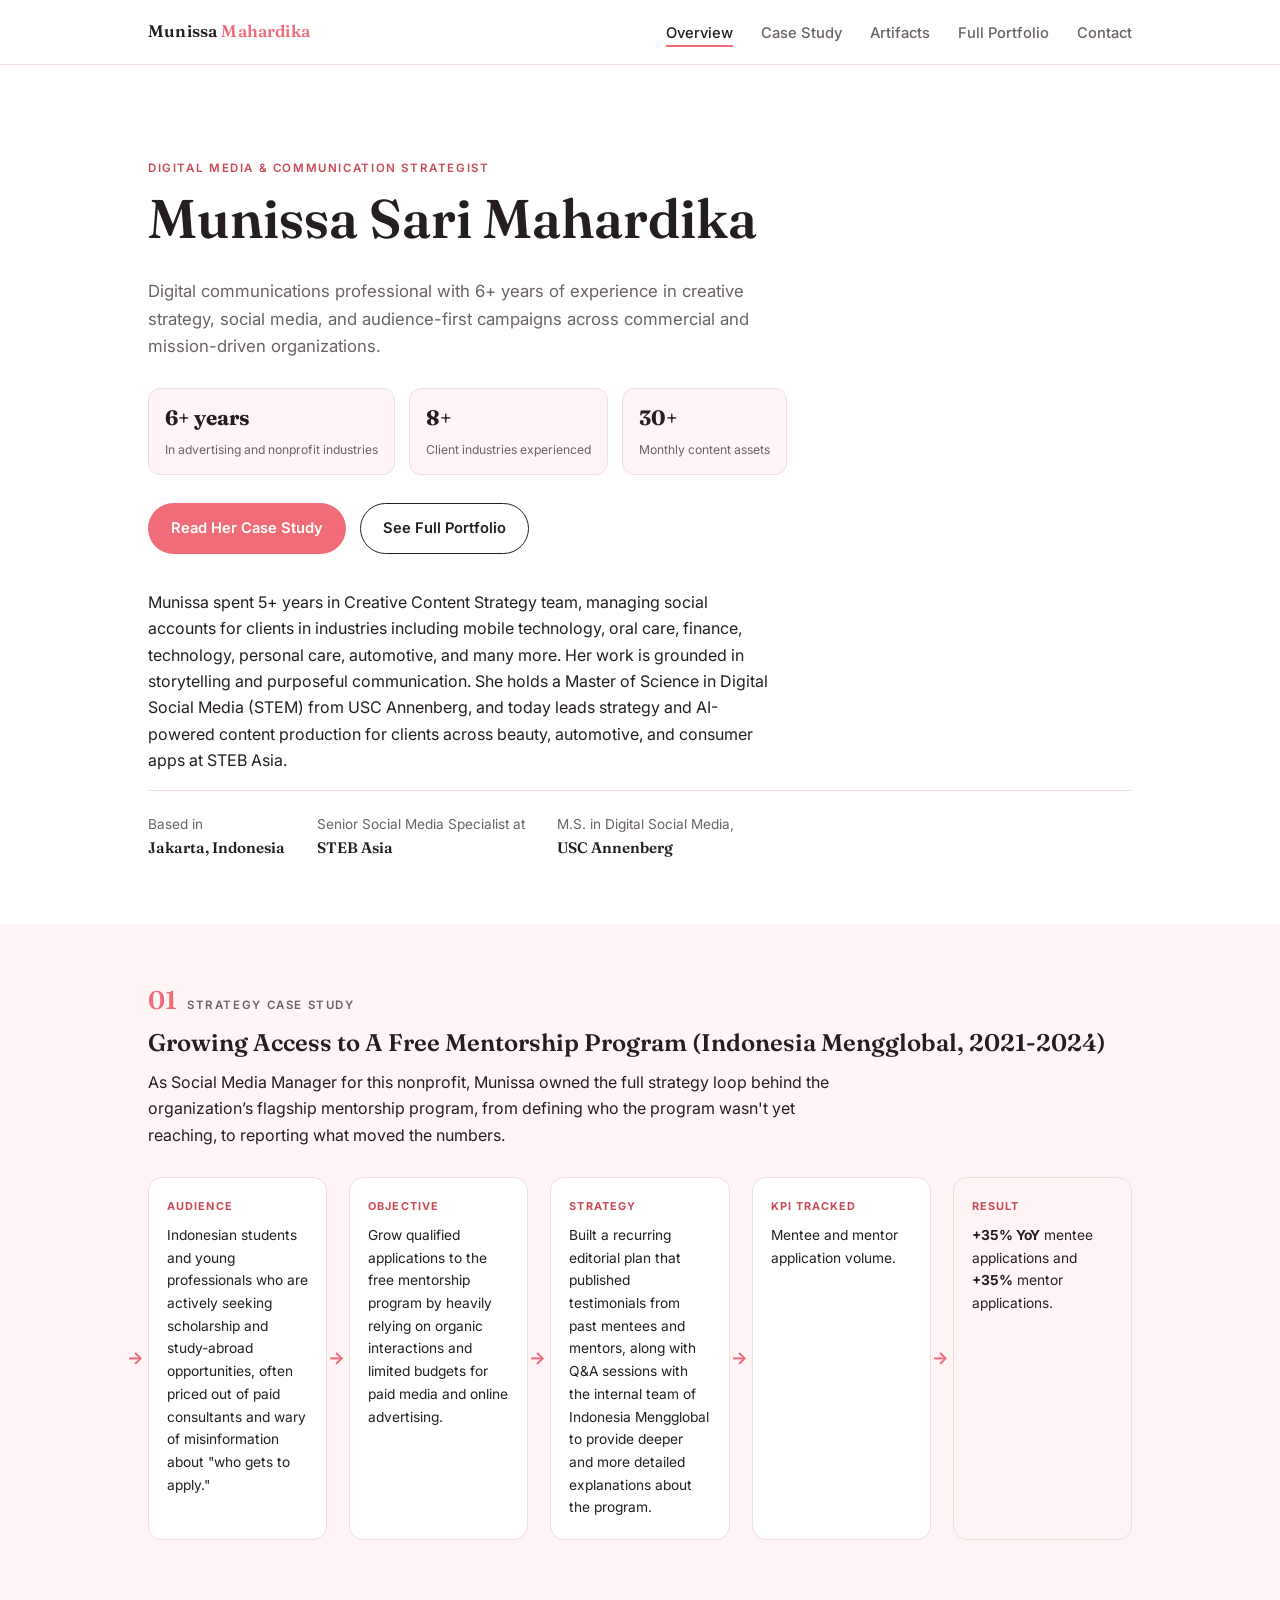
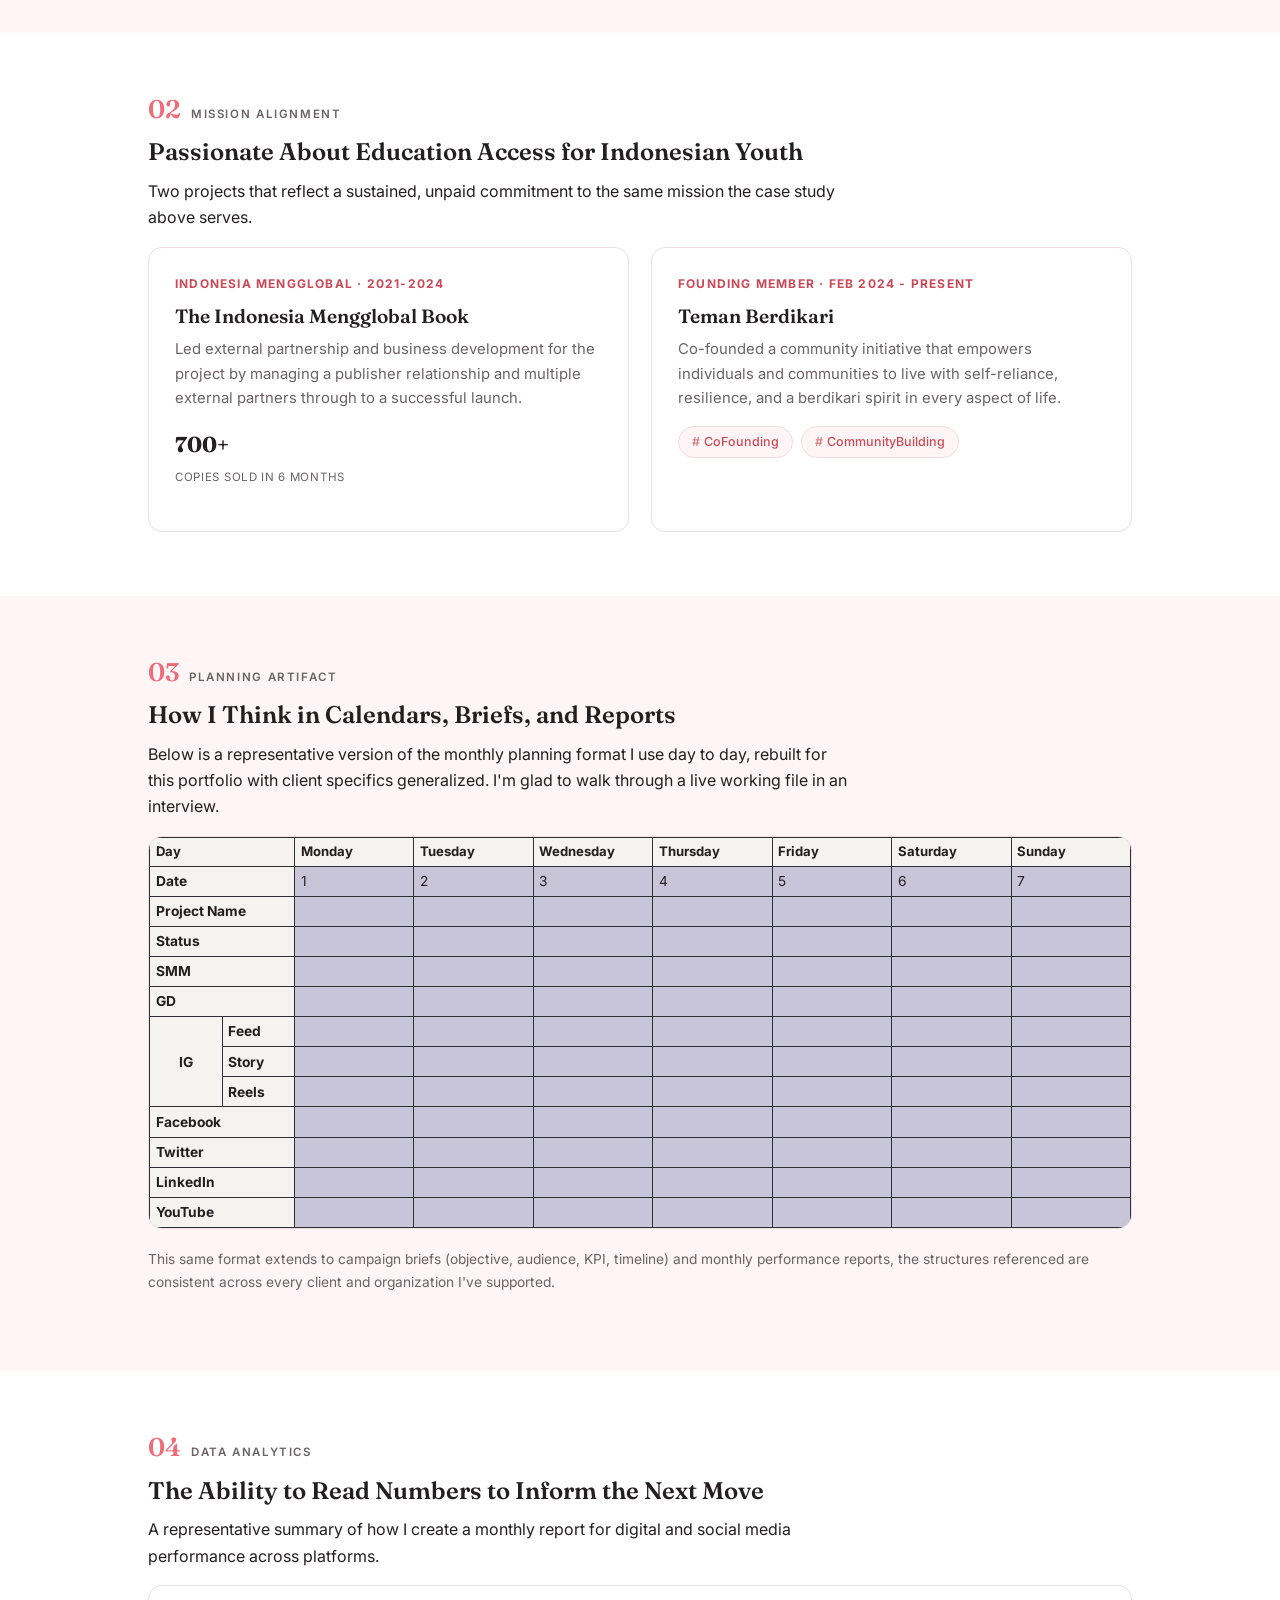
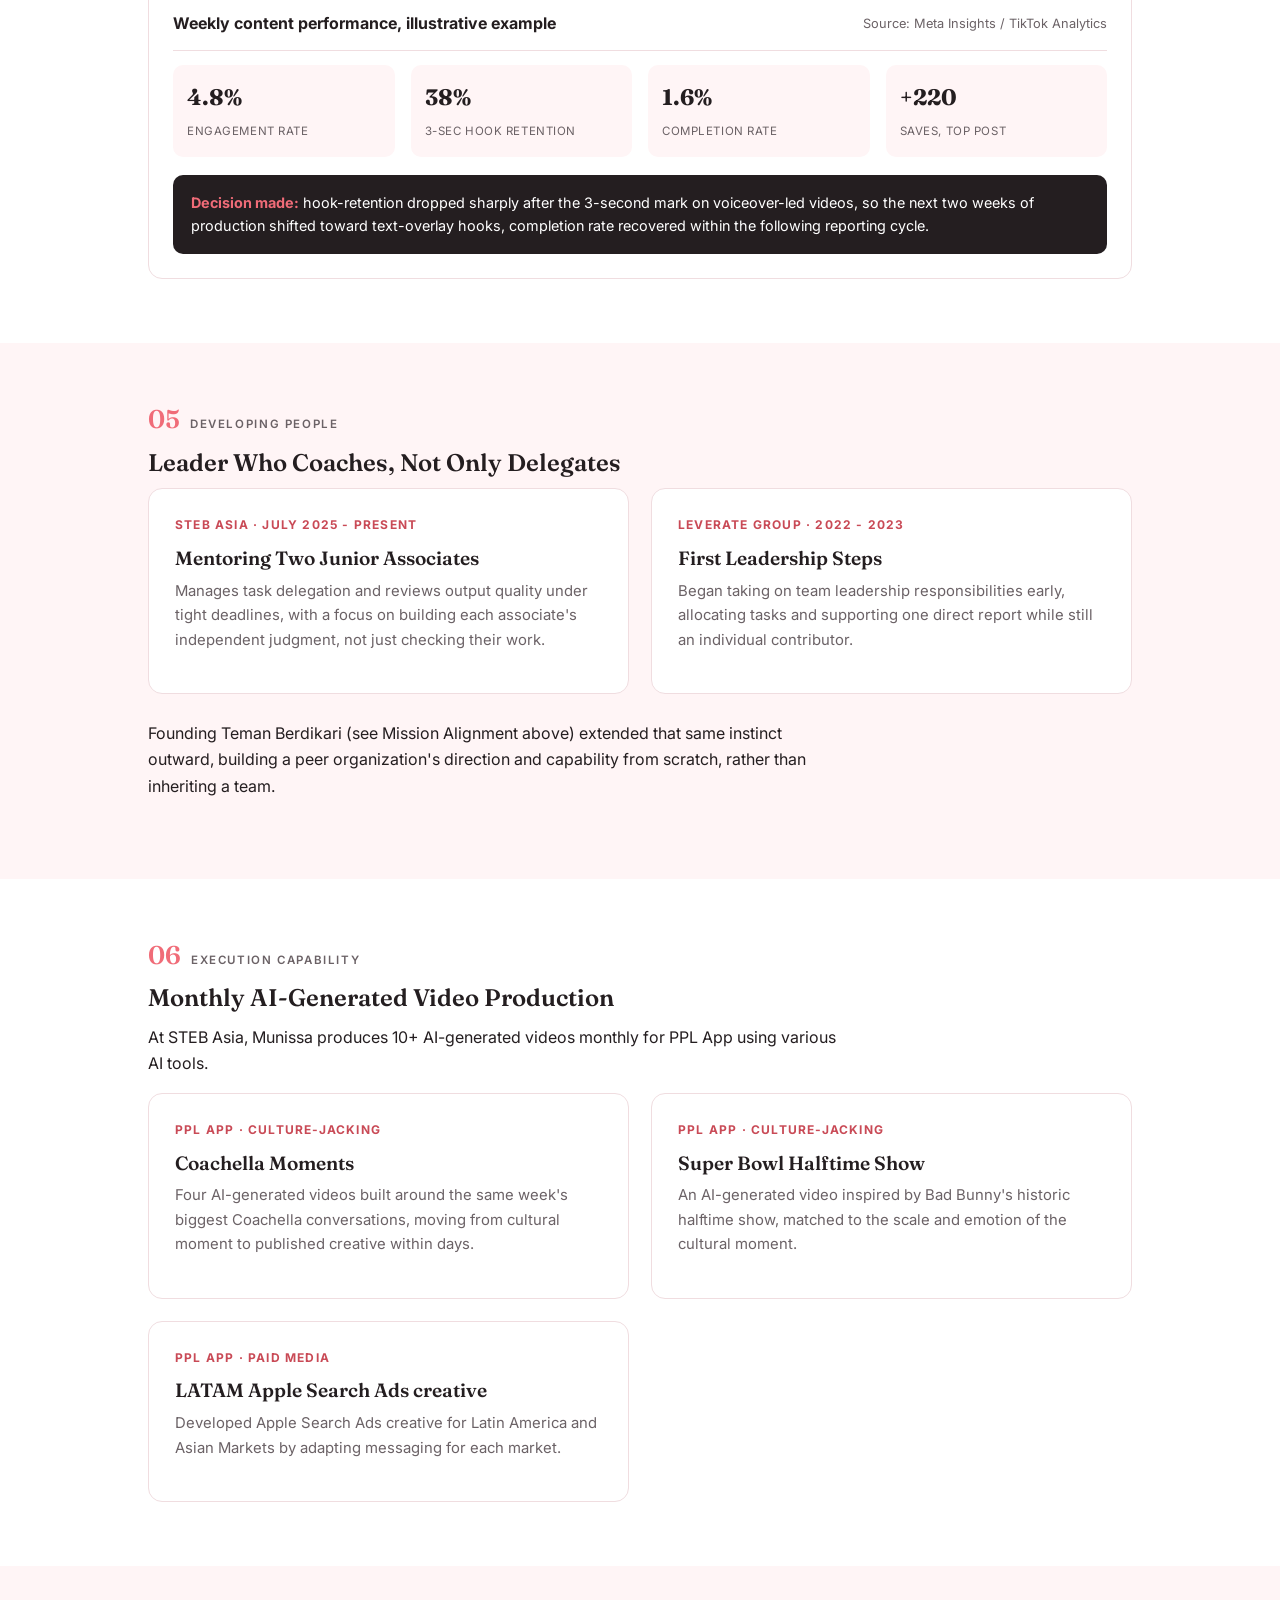
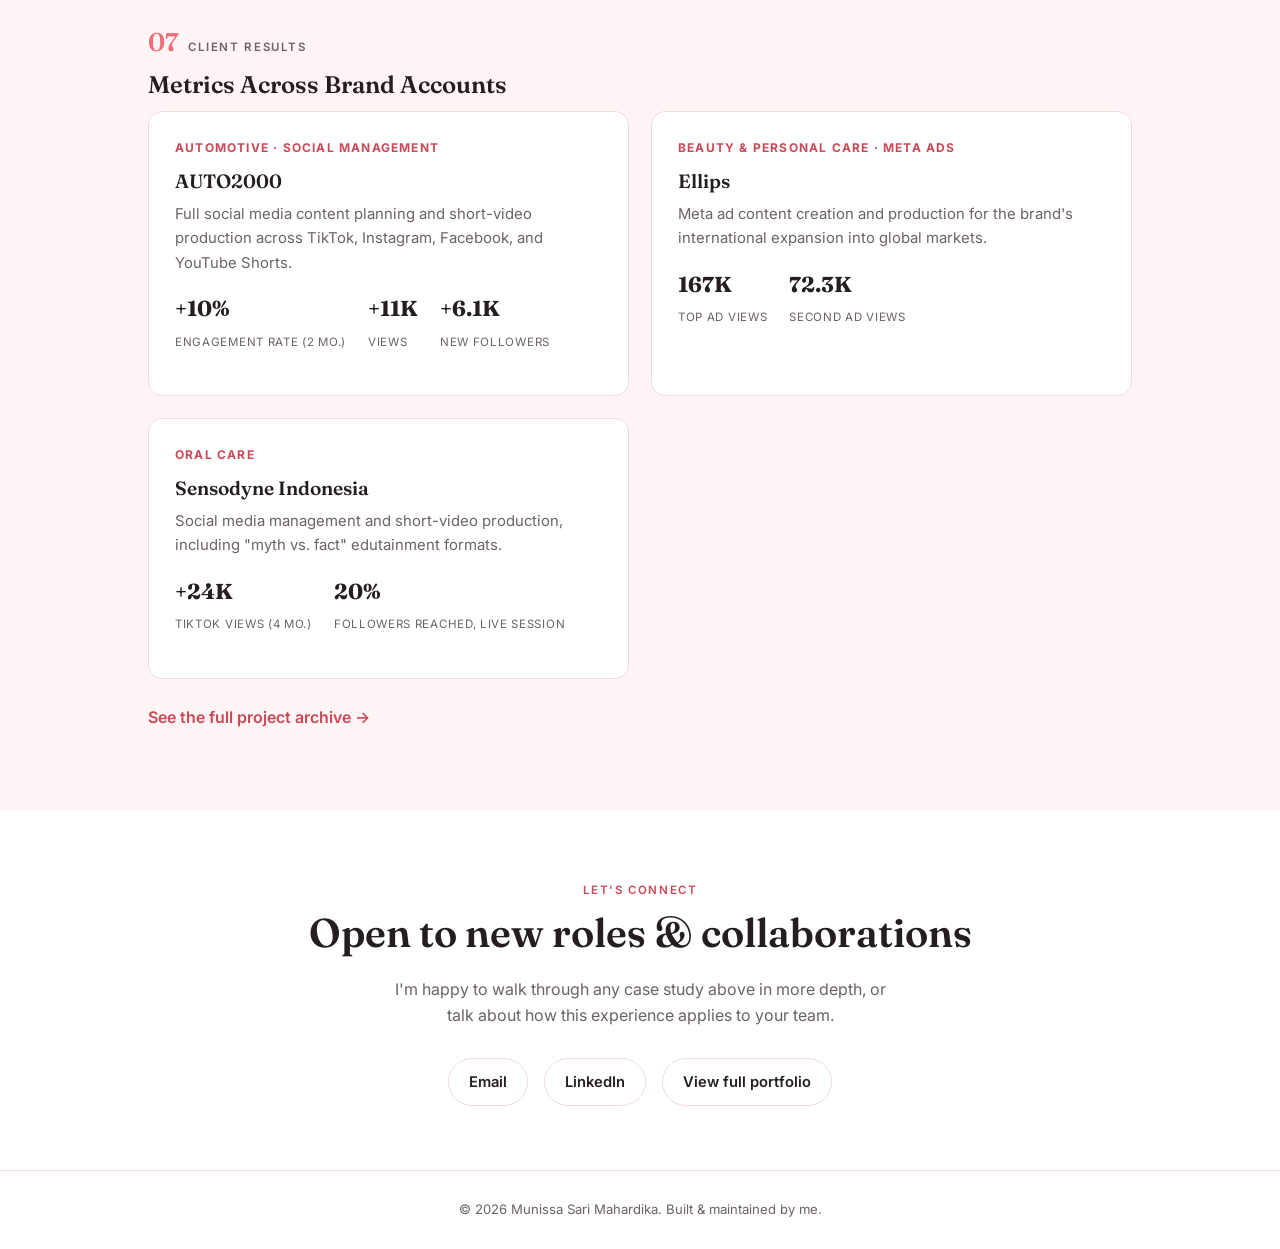
<file: index.html>
<!DOCTYPE html>
<html lang="en">
<head>
<meta charset="UTF-8">
<meta name="viewport" content="width=device-width, initial-scale=1.0">
<title>Munissa Sari Mahardika, Digital Media &amp; Communication Strategist</title>
<meta name="description" content="Portfolio and strategy case study for Munissa Sari Mahardika, a digital communications and social media strategy professional.">
<link rel="preconnect" href="https://fonts.googleapis.com">
<link href="https://fonts.googleapis.com/css2?family=Fraunces:wght@500;600;700&family=Inter:wght@400;500;600;700&display=swap" rel="stylesheet">
<link rel="stylesheet" href="style.css">

<style>
  .planning-sheet-wrap {
    overflow-x: auto;
    padding: 0;
  }
  .planning-sheet {
    width: 100%;
    min-width: 980px;
    border-collapse: collapse;
    table-layout: fixed;
    font-family: Inter, sans-serif;
    font-size: 0.86rem;
    background: #c8c5d8;
  }
  .planning-sheet th,
  .planning-sheet td {
    border: 1px solid #2d3035;
    height: 28px;
    padding: 0.2rem 0.35rem;
    text-align: left;
    vertical-align: middle;
  }
  .planning-sheet thead th {
    background: #f4f3f0;
    font-size: 0.82rem;
    font-weight: 700;
  }
  .planning-sheet .sheet-label,
  .planning-sheet .channel-main,
  .planning-sheet .channel-sub {
    background: #f4f3f0;
    font-weight: 700;
  }
  .planning-sheet .sheet-label {
    width: 145px;
  }
  .planning-sheet tbody tr:nth-child(2) td {
    text-align: center;
  }
  .planning-sheet .channel-main {
    width: 74px;
    text-align: center;
  }
  .planning-sheet .channel-sub {
    width: 71px;
  }
</style>

</head>
<body>

<header class="site-header">
  <nav class="nav">
    <a href="index.html" class="brand">Munissa <span>Mahardika</span></a>
    <ul class="nav-links">
      <li><a href="index.html" aria-current="page">Overview</a></li>
      <li><a href="#case-study">Case Study</a></li>
      <li><a href="#artifacts">Artifacts</a></li>
      <li><a href="projects.html">Full Portfolio</a></li>
      <li><a href="#contact">Contact</a></li>
    </ul>
  </nav>
</header>

<main>

  <!-- HERO / BIO (trimmed) -->
  <section class="hero">
    <div class="wrap">
      <p class="eyebrow">Digital Media &amp; Communication Strategist</p>
      <h1 style="white-space: nowrap;">Munissa Sari Mahardika</h1>
      <p class="role">Digital communications professional with 6+ years of experience in creative strategy, social media, and audience-first campaigns across commercial and mission-driven organizations.</p>

      <div class="proof-strip">
        <div class="proof-chip"><strong>6+ years</strong><span>In advertising and nonprofit industries</span></div>
        <div class="proof-chip"><strong>8+</strong><span>Client industries experienced</span></div>
        <div class="proof-chip"><strong>30+</strong><span>Monthly content assets</span></div>
      </div>

      <div class="hero-actions">
        <a class="btn btn-primary" href="#case-study">Read Her Case Study</a>
        <a class="btn btn-outline" href="projects.html">See Full Portfolio</a>
      </div>

      <p style="max-width:62ch;">Munissa spent 5+ years in Creative Content Strategy team, managing social accounts for clients in industries including mobile technology, oral care, finance, technology, personal care, automotive, and many more. Her work is grounded in storytelling and purposeful communication. She holds a Master of Science in Digital Social Media (STEM) from USC Annenberg, and today leads strategy and AI-powered content production for clients across beauty, automotive, and consumer apps at STEB Asia.</p>

      <div class="hero-meta">
        <div>Based in <strong>Jakarta, Indonesia</strong></div>
        <div>Senior Social Media Specialist at <strong>STEB Asia</strong></div>
        <div>M.S. in Digital Social Media, <strong>USC Annenberg</strong></div>
      </div>
    </div>
  </section>

  <!-- 01 STRATEGY CASE STUDY -->
  <section id="case-study" class="section-alt">
    <div class="wrap">
      <div class="deck-num"><span class="n">01</span><span class="label">Strategy Case Study</span></div>
      <h2>Growing Access to A Free Mentorship Program (Indonesia Mengglobal, 2021-2024)</h2>
      <p style="max-width:70ch;">As Social Media Manager for this nonprofit, Munissa owned the full strategy loop behind the organization’s flagship mentorship program, from defining who the program wasn't yet reaching, to reporting what moved the numbers.</p>

      <div class="funnel">
        <div class="funnel-step">
          <span class="step-label">Audience</span>
          <p>Indonesian students and young professionals who are actively seeking scholarship and study-abroad opportunities, often priced out of paid consultants and wary of misinformation about "who gets to apply."</p>
        </div>
        <div class="funnel-step">
          <span class="step-label">Objective</span>
          <p>Grow qualified applications to the free mentorship program by heavily relying on organic interactions and limited budgets for paid media and online advertising.</p>
        </div>
        <div class="funnel-step">
          <span class="step-label">Strategy</span>
          <p>Built a recurring editorial plan that published testimonials from past mentees and mentors, along with Q&amp;A sessions with the internal team of Indonesia Mengglobal to provide deeper and more detailed explanations about the program.</p>
        </div>
        <div class="funnel-step">
          <span class="step-label">KPI Tracked</span>
          <p>Mentee and mentor application volume.</p>
        </div>
        <div class="funnel-step result">
          <span class="step-label">Result</span>
          <p><strong>+35% YoY</strong> mentee applications and <strong>+35%</strong> mentor applications.</p>
        </div>
      </div>
    </div>
  </section>

  <!-- 02 MISSION FIT -->
  <section id="mission-fit">
    <div class="wrap">
      <div class="deck-num"><span class="n">02</span><span class="label">Mission Alignment</span></div>
      <h2>Passionate About Education Access for Indonesian Youth</h2>
      <p style="max-width:70ch;">Two projects that reflect a sustained, unpaid commitment to the same mission the case study above serves.</p>
      <div class="project-grid">
        <div class="project-card">
          <p class="client">Indonesia Mengglobal · 2021-2024</p>
          <h3>The Indonesia Mengglobal Book</h3>
          <p>Led external partnership and business development for the project by managing a publisher relationship and multiple external partners through to a successful launch.</p>
          <div class="stat-row"><div class="stat"><strong>700+</strong><span>Copies sold in 6 months</span></div></div>
        </div>
        <div class="project-card">
          <p class="client">Founding Member · Feb 2024 - Present</p>
          <h3>Teman Berdikari</h3>
          <p>Co-founded a community initiative that empowers individuals and communities to live with self-reliance, resilience, and a berdikari spirit in every aspect of life.</p>
          <div class="tag-row"><span class="tag">CoFounding</span><span class="tag">CommunityBuilding</span></div>
        </div>
      </div>
    </div>
  </section>

  <!-- 03 PLANNING ARTIFACT -->
  <section id="artifacts" class="section-alt">
    <div class="wrap">
      <div class="deck-num"><span class="n">03</span><span class="label">Planning Artifact</span></div>
      <h2>How I Think in Calendars, Briefs, and Reports</h2>
      <p style="max-width:70ch;">Below is a representative version of the monthly planning format I use day to day, rebuilt for this portfolio with client specifics generalized. I'm glad to walk through a live working file in an interview.</p>

      <div class="artifact-frame planning-sheet-wrap">
        <table class="planning-sheet" aria-label="Blank weekly content planning sheet">
          <thead>
            <tr>
              <th class="sheet-label" colspan="2">Day</th>
              <th>Monday</th>
              <th>Tuesday</th>
              <th>Wednesday</th>
              <th>Thursday</th>
              <th>Friday</th>
              <th>Saturday</th>
              <th>Sunday</th>
            </tr>
          </thead>
          <tbody>
            <tr>
              <th class="sheet-label" colspan="2">Date</th>
              <td>1</td><td>2</td><td>3</td><td>4</td><td>5</td><td>6</td><td>7</td>
            </tr>
            <tr><th class="sheet-label" colspan="2">Project Name</th><td></td><td></td><td></td><td></td><td></td><td></td><td></td></tr>
            <tr><th class="sheet-label" colspan="2">Status</th><td></td><td></td><td></td><td></td><td></td><td></td><td></td></tr>
            <tr><th class="sheet-label" colspan="2">SMM</th><td></td><td></td><td></td><td></td><td></td><td></td><td></td></tr>
            <tr><th class="sheet-label" colspan="2">GD</th><td></td><td></td><td></td><td></td><td></td><td></td><td></td></tr>
            <tr class="channel-row">
              <th class="channel-main" rowspan="3">IG</th>
              <th class="channel-sub">Feed</th>
              <td></td><td></td><td></td><td></td><td></td><td></td><td></td>
            </tr>
            <tr class="channel-row">
              <th class="channel-sub">Story</th>
              <td></td><td></td><td></td><td></td><td></td><td></td><td></td>
            </tr>
            <tr class="channel-row">
              <th class="channel-sub">Reels</th>
              <td></td><td></td><td></td><td></td><td></td><td></td><td></td>
            </tr>
            <tr><th class="sheet-label" colspan="2">Facebook</th><td></td><td></td><td></td><td></td><td></td><td></td><td></td></tr>
            <tr><th class="sheet-label" colspan="2">Twitter</th><td></td><td></td><td></td><td></td><td></td><td></td><td></td></tr>
            <tr><th class="sheet-label" colspan="2">LinkedIn</th><td></td><td></td><td></td><td></td><td></td><td></td><td></td></tr>
            <tr><th class="sheet-label" colspan="2">YouTube</th><td></td><td></td><td></td><td></td><td></td><td></td><td></td></tr>
          </tbody>
        </table>
      </div>

      <p style="margin-top:1.4em; font-size:0.86rem; color:var(--ink-soft);">This same format extends to campaign briefs (objective, audience, KPI, timeline) and monthly performance reports, the structures referenced are consistent across every client and organization I've supported.</p>
    </div>
  </section>

  <!-- 04 DATA & MEASUREMENT -->
  <section id="data">
    <div class="wrap">
      <div class="deck-num"><span class="n">04</span><span class="label">Data Analytics</span></div>
      <h2>The Ability to Read Numbers to Inform the Next Move</h2>
      <p style="max-width:70ch;">A representative summary of how I create a monthly report for digital and social media performance across platforms.</p>

      <div class="dashboard-card">
        <div class="dashboard-head">
          <strong>Weekly content performance, illustrative example</strong>
          <span>Source: Meta Insights / TikTok Analytics</span>
        </div>
        <div class="dashboard-grid">
          <div class="dashboard-metric"><strong>4.8%</strong><span>Engagement rate</span></div>
          <div class="dashboard-metric"><strong>38%</strong><span>3-sec hook retention</span></div>
          <div class="dashboard-metric"><strong>1.6%</strong><span>Completion rate</span></div>
          <div class="dashboard-metric"><strong>+220</strong><span>Saves, top post</span></div>
        </div>
        <div class="decision-box"><b>Decision made:</b> hook-retention dropped sharply after the 3-second mark on voiceover-led videos, so the next two weeks of production shifted toward text-overlay hooks, completion rate recovered within the following reporting cycle.</div>
      </div>
    </div>
  </section>

  <!-- 05 TEAM LEADERSHIP -->
  <section id="leadership" class="section-alt">
    <div class="wrap">
      <div class="deck-num"><span class="n">05</span><span class="label">Developing People</span></div>
      <h2>Leader Who Coaches, Not Only Delegates</h2>
      <div class="project-grid">
        <div class="project-card">
          <p class="client">STEB Asia · July 2025 - Present</p>
          <h3>Mentoring Two Junior Associates</h3>
          <p>Manages task delegation and reviews output quality under tight deadlines, with a focus on building each associate's independent judgment, not just checking their work.</p>
        </div>
        <div class="project-card">
          <p class="client">Leverate Group · 2022 - 2023</p>
          <h3>First Leadership Steps</h3>
          <p>Began taking on team leadership responsibilities early, allocating tasks and supporting one direct report while still an individual contributor.</p>
        </div>
      </div>
      <p style="margin-top:1.6em; max-width:70ch;">Founding Teman Berdikari (see Mission Alignment above) extended that same instinct outward, building a peer organization's direction and capability from scratch, rather than inheriting a team.</p>
    </div>
  </section>

  <!-- 06 AI VIDEO PRODUCTION (trimmed, execution capability) -->
  <section id="execution">
    <div class="wrap">
      <div class="deck-num"><span class="n">06</span><span class="label">Execution Capability</span></div>
      <h2>Monthly AI-Generated Video Production</h2>
      <p style="max-width:70ch;">At STEB Asia, Munissa produces 10+ AI-generated videos monthly for PPL App using various AI tools.</p>
      <div class="project-grid">
        <div class="project-card">
          <p class="client">PPL App · Culture-jacking</p>
          <h3>Coachella Moments</h3>
          <p>Four AI-generated videos built around the same week's biggest Coachella conversations, moving from cultural moment to published creative within days.</p>
        </div>
        <div class="project-card">
          <p class="client">PPL App · Culture-jacking</p>
          <h3>Super Bowl Halftime Show</h3>
          <p>An AI-generated video inspired by Bad Bunny's historic halftime show, matched to the scale and emotion of the cultural moment.</p>
        </div>
        <div class="project-card">
          <p class="client">PPL App · Paid Media</p>
          <h3>LATAM Apple Search Ads creative</h3>
          <p>Developed Apple Search Ads creative for Latin America and Asian Markets by adapting messaging for each market.</p>
        </div>
      </div>
    </div>
  </section>

  <!-- 07 CLIENT RESULTS -->
  <section id="results" class="section-alt">
    <div class="wrap">
      <div class="deck-num"><span class="n">07</span><span class="label">Client Results</span></div>
      <h2>Metrics Across Brand Accounts</h2>
      <div class="project-grid">
        <div class="project-card">
          <p class="client">Automotive · Social Management</p>
          <h3>AUTO2000</h3>
          <p>Full social media content planning and short-video production across TikTok, Instagram, Facebook, and YouTube Shorts.</p>
          <div class="stat-row">
            <div class="stat"><strong>+10%</strong><span>Engagement rate (2 mo.)</span></div>
            <div class="stat"><strong>+11K</strong><span>Views</span></div>
            <div class="stat"><strong>+6.1K</strong><span>New followers</span></div>
          </div>
        </div>
        <div class="project-card">
          <p class="client">Beauty &amp; Personal Care · Meta Ads</p>
          <h3>Ellips</h3>
          <p>Meta ad content creation and production for the brand's international expansion into global markets.</p>
          <div class="stat-row">
            <div class="stat"><strong>167K</strong><span>Top ad views</span></div>
            <div class="stat"><strong>72.3K</strong><span>Second ad views</span></div>
          </div>
        </div>
        <div class="project-card">
          <p class="client">Oral Care</p>
          <h3>Sensodyne Indonesia</h3>
          <p>Social media management and short-video production, including "myth vs. fact" edutainment formats.</p>
          <div class="stat-row">
            <div class="stat"><strong>+24K</strong><span>TikTok views (4 mo.)</span></div>
            <div class="stat"><strong>20%</strong><span>Followers reached, live session</span></div>
          </div>
        </div>
      </div>
      <p style="margin-top:1.6em;"><a href="projects.html" style="color:var(--accent-deep); font-weight:600; text-decoration:none;">See the full project archive →</a></p>
    </div>
  </section>

  <!-- CONTACT -->
  <section id="contact" class="contact">
    <div class="wrap">
      <p class="eyebrow">Let's connect</p>
      <h2>Open to new roles &amp; collaborations</h2>
      <p style="max-width:50ch; margin:0 auto; color:var(--ink-soft);">I'm happy to walk through any case study above in more depth, or talk about how this experience applies to your team.</p>
      <div class="contact-links">
        <a href="mailto:munissa.mahardika@gmail.com">Email</a>
        <a href="https://linkedin.com/in/munissasari" target="_blank" rel="noopener">LinkedIn</a>
        <a href="projects.html">View full portfolio</a>
      </div>
    </div>
  </section>

</main>

<footer class="site-footer">
  <div class="wrap">© <span id="year"></span> Munissa Sari Mahardika. Built &amp; maintained by me.</div>
</footer>

<script>document.getElementById('year').textContent = new Date().getFullYear();</script>
</body>
</html>
</file>
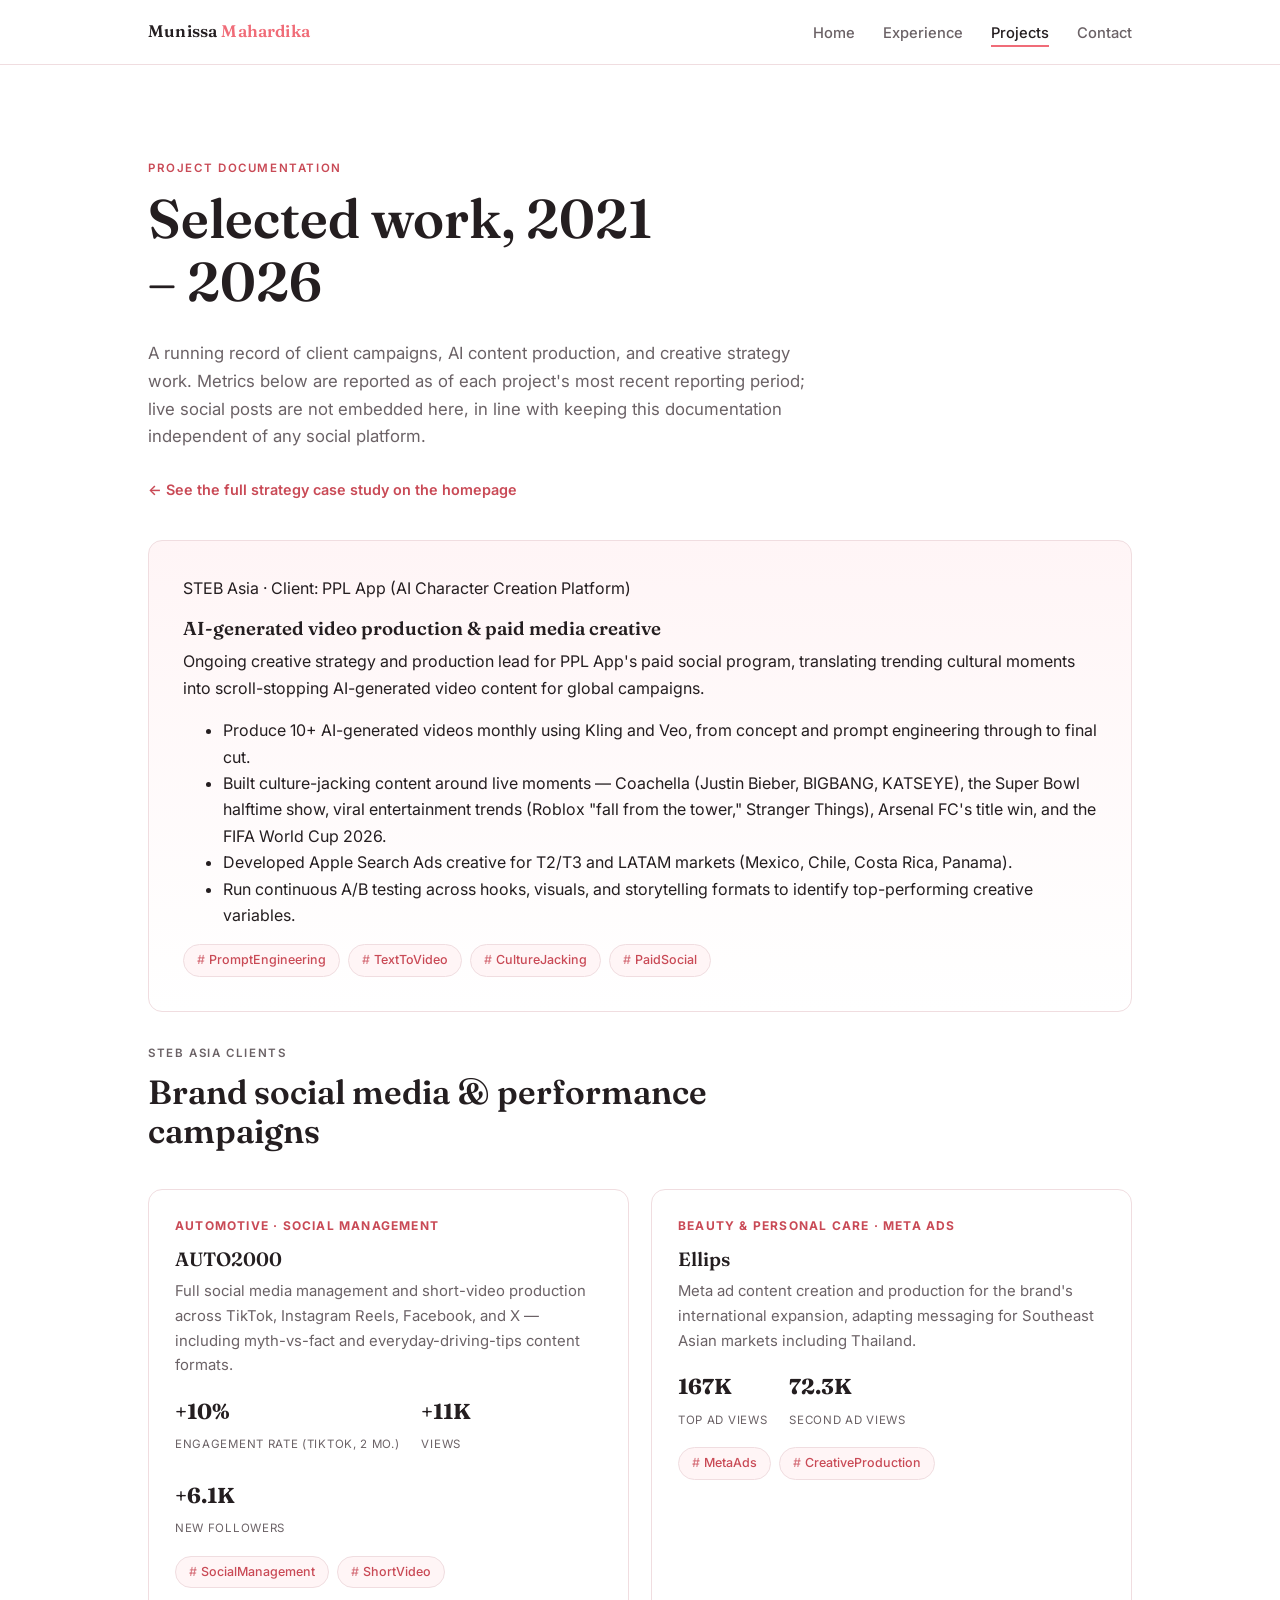
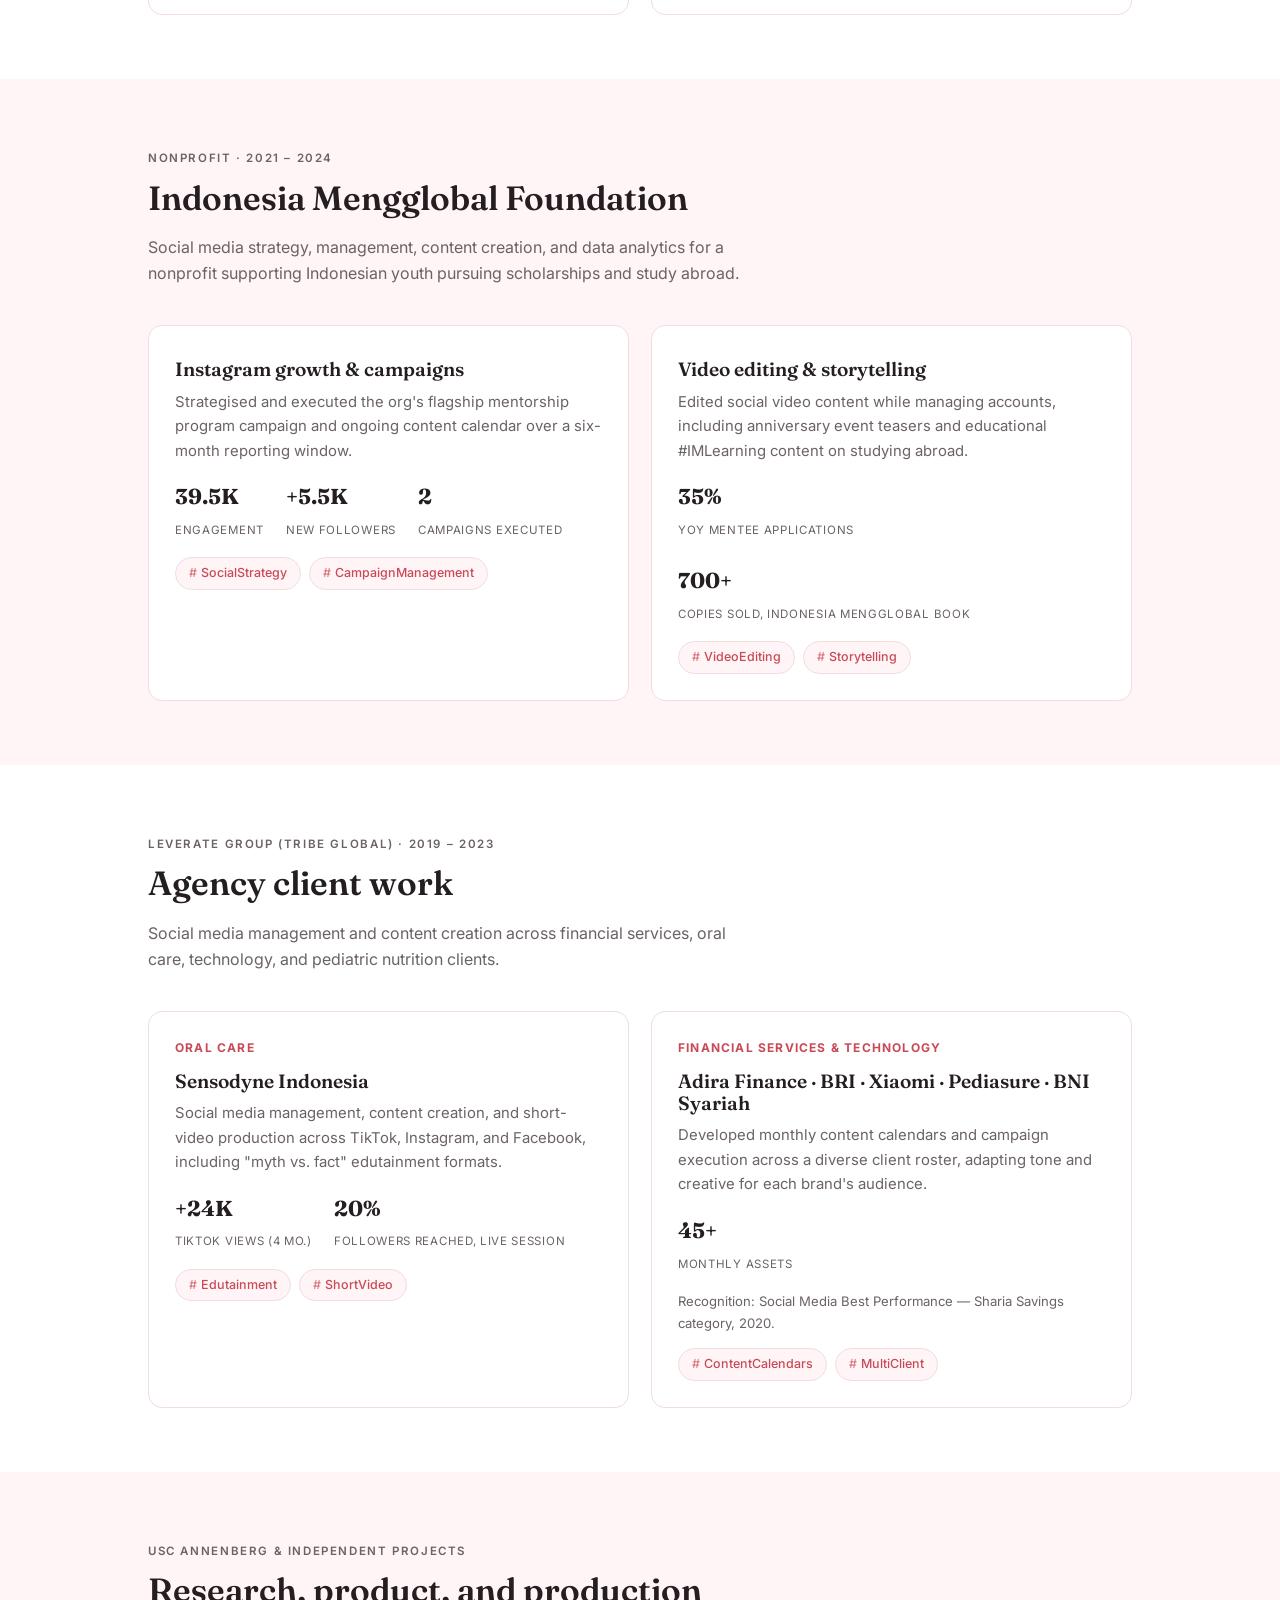
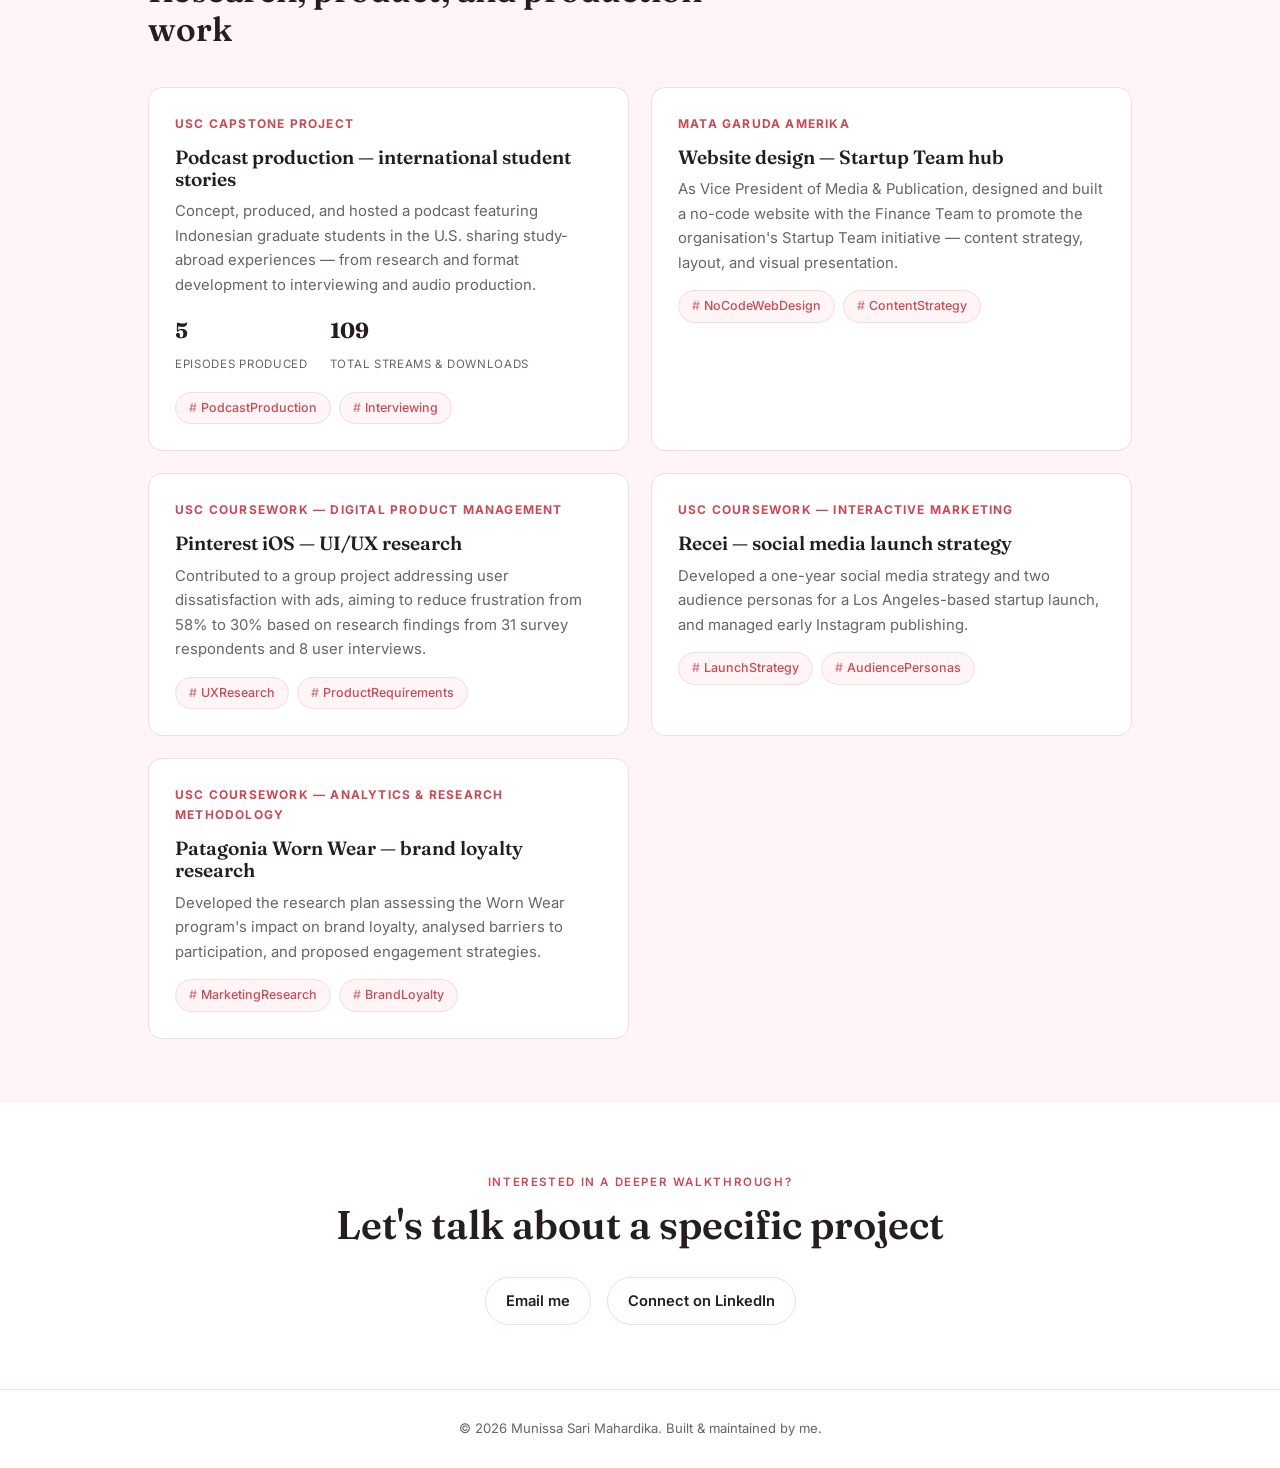
<file: projects.html>
<!DOCTYPE html>
<html lang="en">
<head>
<meta charset="UTF-8">
<meta name="viewport" content="width=device-width, initial-scale=1.0">
<title>Projects — Munissa Sari Mahardika</title>
<meta name="description" content="Project documentation and case studies: social media strategy, AI content production, and campaign work.">
<link rel="preconnect" href="https://fonts.googleapis.com">
<link href="https://fonts.googleapis.com/css2?family=Fraunces:wght@500;600;700&family=Inter:wght@400;500;600;700&display=swap" rel="stylesheet">
<link rel="stylesheet" href="style.css">
</head>
<body>

<header class="site-header">
  <nav class="nav">
    <a href="index.html" class="brand">Munissa <span>Mahardika</span></a>
    <ul class="nav-links">
      <li><a href="index.html">Home</a></li>
      <li><a href="index.html#experience">Experience</a></li>
      <li><a href="projects.html" aria-current="page">Projects</a></li>
      <li><a href="index.html#contact">Contact</a></li>
    </ul>
  </nav>
</header>

<main>

  <section class="hero" style="padding-bottom:24px;">
    <div class="wrap">
      <p class="eyebrow">Project Documentation</p>
      <h1>Selected work, 2021 – 2026</h1>
      <p class="role">A running record of client campaigns, AI content production, and creative strategy work. Metrics below are reported as of each project's most recent reporting period; live social posts are not embedded here, in line with keeping this documentation independent of any social platform.</p>
      <p style="font-size:0.9rem;"><a href="index.html#case-study" style="color:var(--accent-deep); font-weight:600; text-decoration:none;">← See the full strategy case study on the homepage</a></p>
    </div>
  </section>

  <!-- FEATURED: PPL App -->
  <section style="padding-top:0;">
    <div class="wrap">

      <div class="project-feature">
        <p class="client">STEB Asia · Client: PPL App (AI Character Creation Platform)</p>
        <h3>AI-generated video production &amp; paid media creative</h3>
        <p>Ongoing creative strategy and production lead for PPL App's paid social program, translating trending cultural moments into scroll-stopping AI-generated video content for global campaigns.</p>
        <ul>
          <li>Produce 10+ AI-generated videos monthly using Kling and Veo, from concept and prompt engineering through to final cut.</li>
          <li>Built culture-jacking content around live moments — Coachella (Justin Bieber, BIGBANG, KATSEYE), the Super Bowl halftime show, viral entertainment trends (Roblox "fall from the tower," Stranger Things), Arsenal FC's title win, and the FIFA World Cup 2026.</li>
          <li>Developed Apple Search Ads creative for T2/T3 and LATAM markets (Mexico, Chile, Costa Rica, Panama).</li>
          <li>Run continuous A/B testing across hooks, visuals, and storytelling formats to identify top-performing creative variables.</li>
        </ul>
        <div class="tag-row">
          <span class="tag">PromptEngineering</span>
          <span class="tag">TextToVideo</span>
          <span class="tag">CultureJacking</span>
          <span class="tag">PaidSocial</span>
        </div>
      </div>

      <div class="section-head" style="margin-top:12px;">
        <p class="eyebrow">STEB Asia Clients</p>
        <h2>Brand social media &amp; performance campaigns</h2>
      </div>

      <div class="project-grid">

        <div class="project-card">
          <p class="client">Automotive · Social Management</p>
          <h3>AUTO2000</h3>
          <p>Full social media management and short-video production across TikTok, Instagram Reels, Facebook, and X — including myth-vs-fact and everyday-driving-tips content formats.</p>
          <div class="stat-row">
            <div class="stat"><strong>+10%</strong><span>Engagement rate (TikTok, 2 mo.)</span></div>
            <div class="stat"><strong>+11K</strong><span>Views</span></div>
            <div class="stat"><strong>+6.1K</strong><span>New followers</span></div>
          </div>
          <div class="tag-row"><span class="tag">SocialManagement</span><span class="tag">ShortVideo</span></div>
        </div>

        <div class="project-card">
          <p class="client">Beauty &amp; Personal Care · Meta Ads</p>
          <h3>Ellips</h3>
          <p>Meta ad content creation and production for the brand's international expansion, adapting messaging for Southeast Asian markets including Thailand.</p>
          <div class="stat-row">
            <div class="stat"><strong>167K</strong><span>Top ad views</span></div>
            <div class="stat"><strong>72.3K</strong><span>Second ad views</span></div>
          </div>
          <div class="tag-row"><span class="tag">MetaAds</span><span class="tag">CreativeProduction</span></div>
        </div>

      </div>
    </div>
  </section>

  <!-- Indonesia Mengglobal -->
  <section class="section-alt">
    <div class="wrap">
      <div class="section-head">
        <p class="eyebrow">Nonprofit · 2021 – 2024</p>
        <h2>Indonesia Mengglobal Foundation</h2>
        <p>Social media strategy, management, content creation, and data analytics for a nonprofit supporting Indonesian youth pursuing scholarships and study abroad.</p>
      </div>
      <div class="project-grid">
        <div class="project-card">
          <h3>Instagram growth &amp; campaigns</h3>
          <p>Strategised and executed the org's flagship mentorship program campaign and ongoing content calendar over a six-month reporting window.</p>
          <div class="stat-row">
            <div class="stat"><strong>39.5K</strong><span>Engagement</span></div>
            <div class="stat"><strong>+5.5K</strong><span>New followers</span></div>
            <div class="stat"><strong>2</strong><span>Campaigns executed</span></div>
          </div>
          <div class="tag-row"><span class="tag">SocialStrategy</span><span class="tag">CampaignManagement</span></div>
        </div>
        <div class="project-card">
          <h3>Video editing &amp; storytelling</h3>
          <p>Edited social video content while managing accounts, including anniversary event teasers and educational #IMLearning content on studying abroad.</p>
          <div class="stat-row">
            <div class="stat"><strong>35%</strong><span>YoY mentee applications</span></div>
            <div class="stat"><strong>700+</strong><span>Copies sold, Indonesia Mengglobal Book</span></div>
          </div>
          <div class="tag-row"><span class="tag">VideoEditing</span><span class="tag">Storytelling</span></div>
        </div>
      </div>
    </div>
  </section>

  <!-- Leverate Group -->
  <section>
    <div class="wrap">
      <div class="section-head">
        <p class="eyebrow">Leverate Group (Tribe Global) · 2019 – 2023</p>
        <h2>Agency client work</h2>
        <p>Social media management and content creation across financial services, oral care, technology, and pediatric nutrition clients.</p>
      </div>
      <div class="project-grid">
        <div class="project-card">
          <p class="client">Oral Care</p>
          <h3>Sensodyne Indonesia</h3>
          <p>Social media management, content creation, and short-video production across TikTok, Instagram, and Facebook, including "myth vs. fact" edutainment formats.</p>
          <div class="stat-row">
            <div class="stat"><strong>+24K</strong><span>TikTok views (4 mo.)</span></div>
            <div class="stat"><strong>20%</strong><span>Followers reached, live session</span></div>
          </div>
          <div class="tag-row"><span class="tag">Edutainment</span><span class="tag">ShortVideo</span></div>
        </div>
        <div class="project-card">
          <p class="client">Financial Services &amp; Technology</p>
          <h3>Adira Finance · BRI · Xiaomi · Pediasure · BNI Syariah</h3>
          <p>Developed monthly content calendars and campaign execution across a diverse client roster, adapting tone and creative for each brand's audience.</p>
          <div class="stat-row">
            <div class="stat"><strong>45+</strong><span>Monthly assets</span></div>
          </div>
          <p style="font-size:0.82rem; color:var(--ink-soft); margin-top:10px;">Recognition: Social Media Best Performance — Sharia Savings category, 2020.</p>
          <div class="tag-row"><span class="tag">ContentCalendars</span><span class="tag">MultiClient</span></div>
        </div>
      </div>
    </div>
  </section>

  <!-- Academic / independent projects -->
  <section class="section-alt">
    <div class="wrap">
      <div class="section-head">
        <p class="eyebrow">USC Annenberg &amp; Independent Projects</p>
        <h2>Research, product, and production work</h2>
      </div>
      <div class="project-grid">

        <div class="project-card">
          <p class="client">USC Capstone Project</p>
          <h3>Podcast production — international student stories</h3>
          <p>Concept, produced, and hosted a podcast featuring Indonesian graduate students in the U.S. sharing study-abroad experiences — from research and format development to interviewing and audio production.</p>
          <div class="stat-row">
            <div class="stat"><strong>5</strong><span>Episodes produced</span></div>
            <div class="stat"><strong>109</strong><span>Total streams &amp; downloads</span></div>
          </div>
          <div class="tag-row"><span class="tag">PodcastProduction</span><span class="tag">Interviewing</span></div>
        </div>

        <div class="project-card">
          <p class="client">Mata Garuda Amerika</p>
          <h3>Website design — Startup Team hub</h3>
          <p>As Vice President of Media &amp; Publication, designed and built a no-code website with the Finance Team to promote the organisation's Startup Team initiative — content strategy, layout, and visual presentation.</p>
          <div class="tag-row"><span class="tag">NoCodeWebDesign</span><span class="tag">ContentStrategy</span></div>
        </div>

        <div class="project-card">
          <p class="client">USC Coursework — Digital Product Management</p>
          <h3>Pinterest iOS — UI/UX research</h3>
          <p>Contributed to a group project addressing user dissatisfaction with ads, aiming to reduce frustration from 58% to 30% based on research findings from 31 survey respondents and 8 user interviews.</p>
          <div class="tag-row"><span class="tag">UXResearch</span><span class="tag">ProductRequirements</span></div>
        </div>

        <div class="project-card">
          <p class="client">USC Coursework — Interactive Marketing</p>
          <h3>Recei — social media launch strategy</h3>
          <p>Developed a one-year social media strategy and two audience personas for a Los Angeles-based startup launch, and managed early Instagram publishing.</p>
          <div class="tag-row"><span class="tag">LaunchStrategy</span><span class="tag">AudiencePersonas</span></div>
        </div>

        <div class="project-card">
          <p class="client">USC Coursework — Analytics &amp; Research Methodology</p>
          <h3>Patagonia Worn Wear — brand loyalty research</h3>
          <p>Developed the research plan assessing the Worn Wear program's impact on brand loyalty, analysed barriers to participation, and proposed engagement strategies.</p>
          <div class="tag-row"><span class="tag">MarketingResearch</span><span class="tag">BrandLoyalty</span></div>
        </div>

      </div>
    </div>
  </section>

  <section class="contact">
    <div class="wrap">
      <p class="eyebrow">Interested in a deeper walkthrough?</p>
      <h2>Let's talk about a specific project</h2>
      <div class="contact-links">
        <a href="mailto:munissa.mahardika@gmail.com">Email me</a>
        <a href="https://linkedin.com/in/munissasari" target="_blank" rel="noopener">Connect on LinkedIn</a>
      </div>
    </div>
  </section>

</main>

<footer class="site-footer">
  <div class="wrap">© <span id="year"></span> Munissa Sari Mahardika. Built &amp; maintained by me.</div>
</footer>

<script>document.getElementById('year').textContent = new Date().getFullYear();</script>
</body>
</html>
</file>
<file: style.css>
/* ==========================================================================
   Munissa Sari Mahardika — Portfolio & Documentation Site
   Token system: white base, blush accent, editorial serif + clean sans
   ========================================================================== */

:root {
  /* Color */
  --white: #ffffff;
  --blush: #fff5f6;          /* soft tinted section background */
  --accent: #f06c78;         /* baby pink accent */
  --accent-deep: #c94a56;    /* pressed / hover state */
  --ink: #241e20;            /* warm charcoal, not pure black */
  --ink-soft: #6b6266;       /* secondary text */
  --line: #f0dde0;           /* hairline dividers */

  /* Type */
  --font-display: "Fraunces", "Iowan Old Style", Georgia, serif;
  --font-body: "Inter", "Segoe UI", -apple-system, sans-serif;

  /* Layout */
  --max-w: 1040px;
  --radius: 14px;
}

* { box-sizing: border-box; }

html { scroll-behavior: smooth; }

body {
  margin: 0;
  background: var(--white);
  color: var(--ink);
  font-family: var(--font-body);
  font-size: 16px;
  line-height: 1.65;
  -webkit-font-smoothing: antialiased;
}

img { max-width: 100%; display: block; }

a { color: inherit; }

h1, h2, h3, h4 {
  font-family: var(--font-display);
  font-weight: 600;
  line-height: 1.15;
  margin: 0 0 0.5em;
  color: var(--ink);
}

p { margin: 0 0 1em; color: var(--ink); }

.wrap {
  max-width: var(--max-w);
  margin: 0 auto;
  padding: 0 28px;
}

/* ---------- Eyebrow / campaign-tag pills (signature element) ---------- */
.eyebrow {
  display: inline-block;
  font-family: var(--font-body);
  font-size: 0.72rem;
  font-weight: 600;
  letter-spacing: 0.14em;
  text-transform: uppercase;
  color: var(--accent-deep);
  margin-bottom: 0.9em;
}

.tag {
  display: inline-flex;
  align-items: center;
  gap: 4px;
  font-size: 0.78rem;
  font-weight: 500;
  color: var(--accent-deep);
  background: var(--blush);
  border: 1px solid var(--line);
  border-radius: 999px;
  padding: 5px 13px;
}
.tag::before { content: "#"; opacity: 0.7; }

.tag-row { display: flex; flex-wrap: wrap; gap: 8px; }

/* ---------- Header / nav ---------- */
.site-header {
  position: sticky;
  top: 0;
  z-index: 20;
  background: rgba(255,255,255,0.9);
  backdrop-filter: saturate(180%) blur(10px);
  border-bottom: 1px solid var(--line);
}

.nav {
  max-width: var(--max-w);
  margin: 0 auto;
  padding: 18px 28px;
  display: flex;
  align-items: center;
  justify-content: space-between;
}

.brand {
  font-family: var(--font-display);
  font-weight: 600;
  font-size: 1.05rem;
  letter-spacing: 0.01em;
  text-decoration: none;
  color: var(--ink);
}
.brand span { color: var(--accent); }

.nav-links {
  display: flex;
  gap: 28px;
  list-style: none;
  margin: 0;
  padding: 0;
}

.nav-links a {
  text-decoration: none;
  font-size: 0.92rem;
  font-weight: 500;
  color: var(--ink-soft);
  border-bottom: 2px solid transparent;
  padding-bottom: 3px;
  transition: color 0.15s ease, border-color 0.15s ease;
}
.nav-links a:hover,
.nav-links a[aria-current="page"] {
  color: var(--ink);
  border-color: var(--accent);
}

.nav-toggle { display: none; }

/* ---------- Buttons ---------- */
.btn {
  display: inline-flex;
  align-items: center;
  gap: 8px;
  font-family: var(--font-body);
  font-weight: 600;
  font-size: 0.92rem;
  text-decoration: none;
  padding: 12px 22px;
  border-radius: 999px;
  border: 1px solid transparent;
  transition: transform 0.15s ease, background 0.15s ease, color 0.15s ease;
}
.btn-primary { background: var(--accent); color: var(--white); }
.btn-primary:hover { background: var(--accent-deep); transform: translateY(-1px); }
.btn-outline { border-color: var(--ink); color: var(--ink); }
.btn-outline:hover { border-color: var(--accent); color: var(--accent-deep); }

/* ---------- Hero ---------- */
.hero {
  padding: 88px 0 64px;
}
.hero .eyebrow { color: var(--accent-deep); }
.hero h1 {
  font-size: clamp(2.3rem, 5vw, 3.4rem);
  max-width: 14ch;
}
.hero .role {
  font-size: 1.05rem;
  color: var(--ink-soft);
  max-width: 60ch;
  margin-bottom: 1.6em;
}
.hero-actions { display: flex; gap: 14px; flex-wrap: wrap; margin-bottom: 2.2em; }

.hero-meta {
  display: flex;
  gap: 32px;
  flex-wrap: wrap;
  border-top: 1px solid var(--line);
  padding-top: 22px;
}
.hero-meta div { font-size: 0.85rem; color: var(--ink-soft); }
.hero-meta strong { display: block; color: var(--ink); font-size: 0.95rem; font-family: var(--font-display); font-weight: 600; }

/* ---------- Section shell ---------- */
section { padding: 64px 0; }
.section-alt { background: var(--blush); }
.section-head { max-width: 60ch; margin-bottom: 2.4em; }
.section-head h2 { font-size: clamp(1.6rem, 3vw, 2.1rem); }
.section-head p { color: var(--ink-soft); }

/* ---------- About ---------- */
.about-grid {
  display: grid;
  grid-template-columns: 1fr 1fr;
  gap: 48px;
  align-items: start;
}
@media (max-width: 760px) { .about-grid { grid-template-columns: 1fr; } }

.about-card {
  background: var(--white);
  border: 1px solid var(--line);
  border-radius: var(--radius);
  padding: 24px;
}
.about-card h3 { font-size: 1rem; margin-bottom: 0.7em; }
.about-list { margin: 0; padding: 0; list-style: none; }
.about-list li {
  display: flex;
  justify-content: space-between;
  gap: 12px;
  padding: 9px 0;
  border-bottom: 1px solid var(--line);
  font-size: 0.92rem;
}
.about-list li:last-child { border-bottom: none; }
.about-list span:first-child { color: var(--ink-soft); }
.about-list span:last-child { font-weight: 600; text-align: right; }

/* ---------- Timeline (experience) ---------- */
.timeline { position: relative; margin-left: 8px; }
.timeline::before {
  content: "";
  position: absolute;
  left: 0;
  top: 6px;
  bottom: 6px;
  width: 2px;
  background: var(--line);
}
.tl-item { position: relative; padding: 0 0 40px 32px; }
.tl-item:last-child { padding-bottom: 0; }
.tl-item::before {
  content: "";
  position: absolute;
  left: -5px;
  top: 5px;
  width: 12px;
  height: 12px;
  border-radius: 50%;
  background: var(--accent);
  border: 3px solid var(--white);
  box-shadow: 0 0 0 1px var(--accent);
}
.tl-item .period { font-size: 0.8rem; font-weight: 600; letter-spacing: 0.06em; text-transform: uppercase; color: var(--accent-deep); }
.tl-item h3 { font-size: 1.15rem; margin: 0.25em 0 0.1em; }
.tl-item .org { font-size: 0.92rem; color: var(--ink-soft); margin-bottom: 0.7em; }
.tl-item ul { margin: 0.6em 0 0; padding-left: 1.1em; }
.tl-item li { margin-bottom: 0.4em; font-size: 0.95rem; }

/* ---------- Skills ---------- */
.skills-grid {
  display: grid;
  grid-template-columns: repeat(3, 1fr);
  gap: 24px;
}
@media (max-width: 760px) { .skills-grid { grid-template-columns: 1fr; } }
.skill-block h3 { font-size: 0.95rem; margin-bottom: 0.9em; }

/* ---------- Project cards ---------- */
.project-grid {
  display: grid;
  grid-template-columns: repeat(2, 1fr);
  gap: 22px;
}
@media (max-width: 760px) { .project-grid { grid-template-columns: 1fr; } }

.project-card {
  border: 1px solid var(--line);
  border-radius: var(--radius);
  padding: 26px;
  background: var(--white);
  transition: box-shadow 0.15s ease, transform 0.15s ease;
}
.project-card:hover { box-shadow: 0 10px 26px rgba(240,108,120,0.14); transform: translateY(-2px); }
.project-card .client { font-size: 0.75rem; font-weight: 700; letter-spacing: 0.1em; text-transform: uppercase; color: var(--accent-deep); }
.project-card h3 { font-size: 1.2rem; margin: 0.3em 0 0.5em; }
.project-card p { font-size: 0.93rem; color: var(--ink-soft); }

.stat-row { display: flex; gap: 22px; margin: 16px 0; flex-wrap: wrap; }
.stat-row .stat strong { display: block; font-family: var(--font-display); font-size: 1.35rem; color: var(--ink); }
.stat-row .stat span { font-size: 0.72rem; text-transform: uppercase; letter-spacing: 0.06em; color: var(--ink-soft); }

.project-card .tag-row { margin-top: 14px; }

/* full-width feature project */
.project-feature {
  border: 1px solid var(--line);
  border-radius: var(--radius);
  padding: 34px;
  margin-bottom: 26px;
  background: linear-gradient(180deg, var(--blush), var(--white));
}

/* ---------- Contact / footer ---------- */
.contact {
  text-align: center;
}
.contact h2 { font-size: clamp(1.8rem, 4vw, 2.5rem); }
.contact-links {
  display: flex;
  justify-content: center;
  gap: 16px;
  flex-wrap: wrap;
  margin-top: 1.8em;
}
.contact-links a {
  text-decoration: none;
  font-size: 0.92rem;
  font-weight: 600;
  border: 1px solid var(--line);
  border-radius: 999px;
  padding: 11px 20px;
  transition: border-color 0.15s ease, color 0.15s ease;
}
.contact-links a:hover { border-color: var(--accent); color: var(--accent-deep); }

.site-footer {
  border-top: 1px solid var(--line);
  padding: 28px 0;
  text-align: center;
  font-size: 0.82rem;
  color: var(--ink-soft);
}

/* ---------- Note / disclosure box ---------- */
.note {
  border-left: 3px solid var(--accent);
  background: var(--blush);
  padding: 14px 18px;
  border-radius: 0 10px 10px 0;
  font-size: 0.88rem;
  color: var(--ink-soft);
}

/* ---------- Deck numbering (order-carrying sections) ---------- */
.deck-num {
  display: inline-flex;
  align-items: baseline;
  gap: 10px;
  margin-bottom: 0.9em;
}
.deck-num .n {
  font-family: var(--font-display);
  font-size: 1.6rem;
  font-weight: 600;
  color: var(--accent);
  line-height: 1;
}
.deck-num .label {
  font-size: 0.72rem;
  font-weight: 600;
  letter-spacing: 0.14em;
  text-transform: uppercase;
  color: var(--ink-soft);
}

/* ---------- Proof strip (hero, 30-second scan) ---------- */
.proof-strip {
  display: flex;
  gap: 14px;
  flex-wrap: wrap;
  margin: 1.4em 0 1.8em;
}
.proof-chip {
  border: 1px solid var(--line);
  border-radius: 12px;
  padding: 12px 16px;
  background: var(--blush);
  min-width: 150px;
}
.proof-chip strong {
  display: block;
  font-family: var(--font-display);
  font-size: 1.3rem;
  color: var(--ink);
}
.proof-chip span { font-size: 0.76rem; color: var(--ink-soft); }

/* ---------- Funnel / case-study flow ---------- */
.funnel {
  display: flex;
  gap: 0;
  align-items: stretch;
  margin: 1.8em 0;
}
.funnel-step {
  flex: 1;
  background: var(--white);
  border: 1px solid var(--line);
  border-radius: var(--radius);
  padding: 20px 18px;
  position: relative;
}
.funnel-step + .funnel-step { margin-left: 22px; }
.funnel-step::before {
  content: "→";
  position: absolute;
  left: -22px;
  top: 50%;
  transform: translateY(-50%);
  color: var(--accent);
  font-size: 1.1rem;
  font-weight: 700;
}
.funnel-step .step-label {
  font-size: 0.68rem;
  font-weight: 700;
  letter-spacing: 0.1em;
  text-transform: uppercase;
  color: var(--accent-deep);
  display: block;
  margin-bottom: 8px;
}
.funnel-step p { font-size: 0.86rem; margin: 0; color: var(--ink); }
.funnel-step.result { background: var(--blush); }

@media (max-width: 900px) {
  .funnel { flex-direction: column; }
  .funnel-step + .funnel-step { margin-left: 0; margin-top: 22px; }
  .funnel-step::before { content: "↓"; left: 50%; top: -22px; transform: translateX(-50%); }
}

.callout {
  border: 1px dashed var(--accent);
  border-radius: var(--radius);
  padding: 18px 22px;
  background: var(--white);
  font-family: var(--font-display);
  font-size: 1.05rem;
  color: var(--ink);
  margin-top: 1.6em;
}

/* ---------- Planning artifact: calendar table ---------- */
.artifact-frame {
  border: 1px solid var(--line);
  border-radius: var(--radius);
  padding: 22px;
  background: var(--white);
  overflow-x: auto;
}
table.calendar {
  width: 100%;
  border-collapse: collapse;
  font-size: 0.85rem;
  min-width: 640px;
}
table.calendar th {
  text-align: left;
  font-size: 0.68rem;
  letter-spacing: 0.08em;
  text-transform: uppercase;
  color: var(--accent-deep);
  border-bottom: 2px solid var(--line);
  padding: 10px 12px;
}
table.calendar td {
  padding: 12px;
  border-bottom: 1px solid var(--line);
  vertical-align: top;
  color: var(--ink);
}
table.calendar tr:last-child td { border-bottom: none; }
.pillar-pill {
  display: inline-block;
  font-size: 0.72rem;
  font-weight: 600;
  padding: 3px 10px;
  border-radius: 999px;
  background: var(--blush);
  color: var(--accent-deep);
}

/* ---------- Dashboard mock ---------- */
.dashboard-card {
  border: 1px solid var(--line);
  border-radius: var(--radius);
  padding: 24px;
  background: var(--white);
}
.dashboard-head {
  display: flex;
  justify-content: space-between;
  align-items: center;
  margin-bottom: 14px;
  padding-bottom: 14px;
  border-bottom: 1px solid var(--line);
}
.dashboard-head span { font-size: 0.8rem; color: var(--ink-soft); }
.dashboard-grid {
  display: grid;
  grid-template-columns: repeat(4, 1fr);
  gap: 16px;
  margin-bottom: 18px;
}
@media (max-width: 760px) { .dashboard-grid { grid-template-columns: repeat(2, 1fr); } }
.dashboard-metric { background: var(--blush); border-radius: 10px; padding: 14px; }
.dashboard-metric strong { display: block; font-family: var(--font-display); font-size: 1.4rem; }
.dashboard-metric span { font-size: 0.72rem; color: var(--ink-soft); text-transform: uppercase; letter-spacing: 0.05em; }
.decision-box {
  background: var(--ink);
  color: var(--white);
  border-radius: 10px;
  padding: 16px 18px;
  font-size: 0.9rem;
}
.decision-box b { color: var(--accent); }

/* ---------- Responsive nav ---------- */
@media (max-width: 640px) {
  .nav-links { display: none; }
}
</file>
